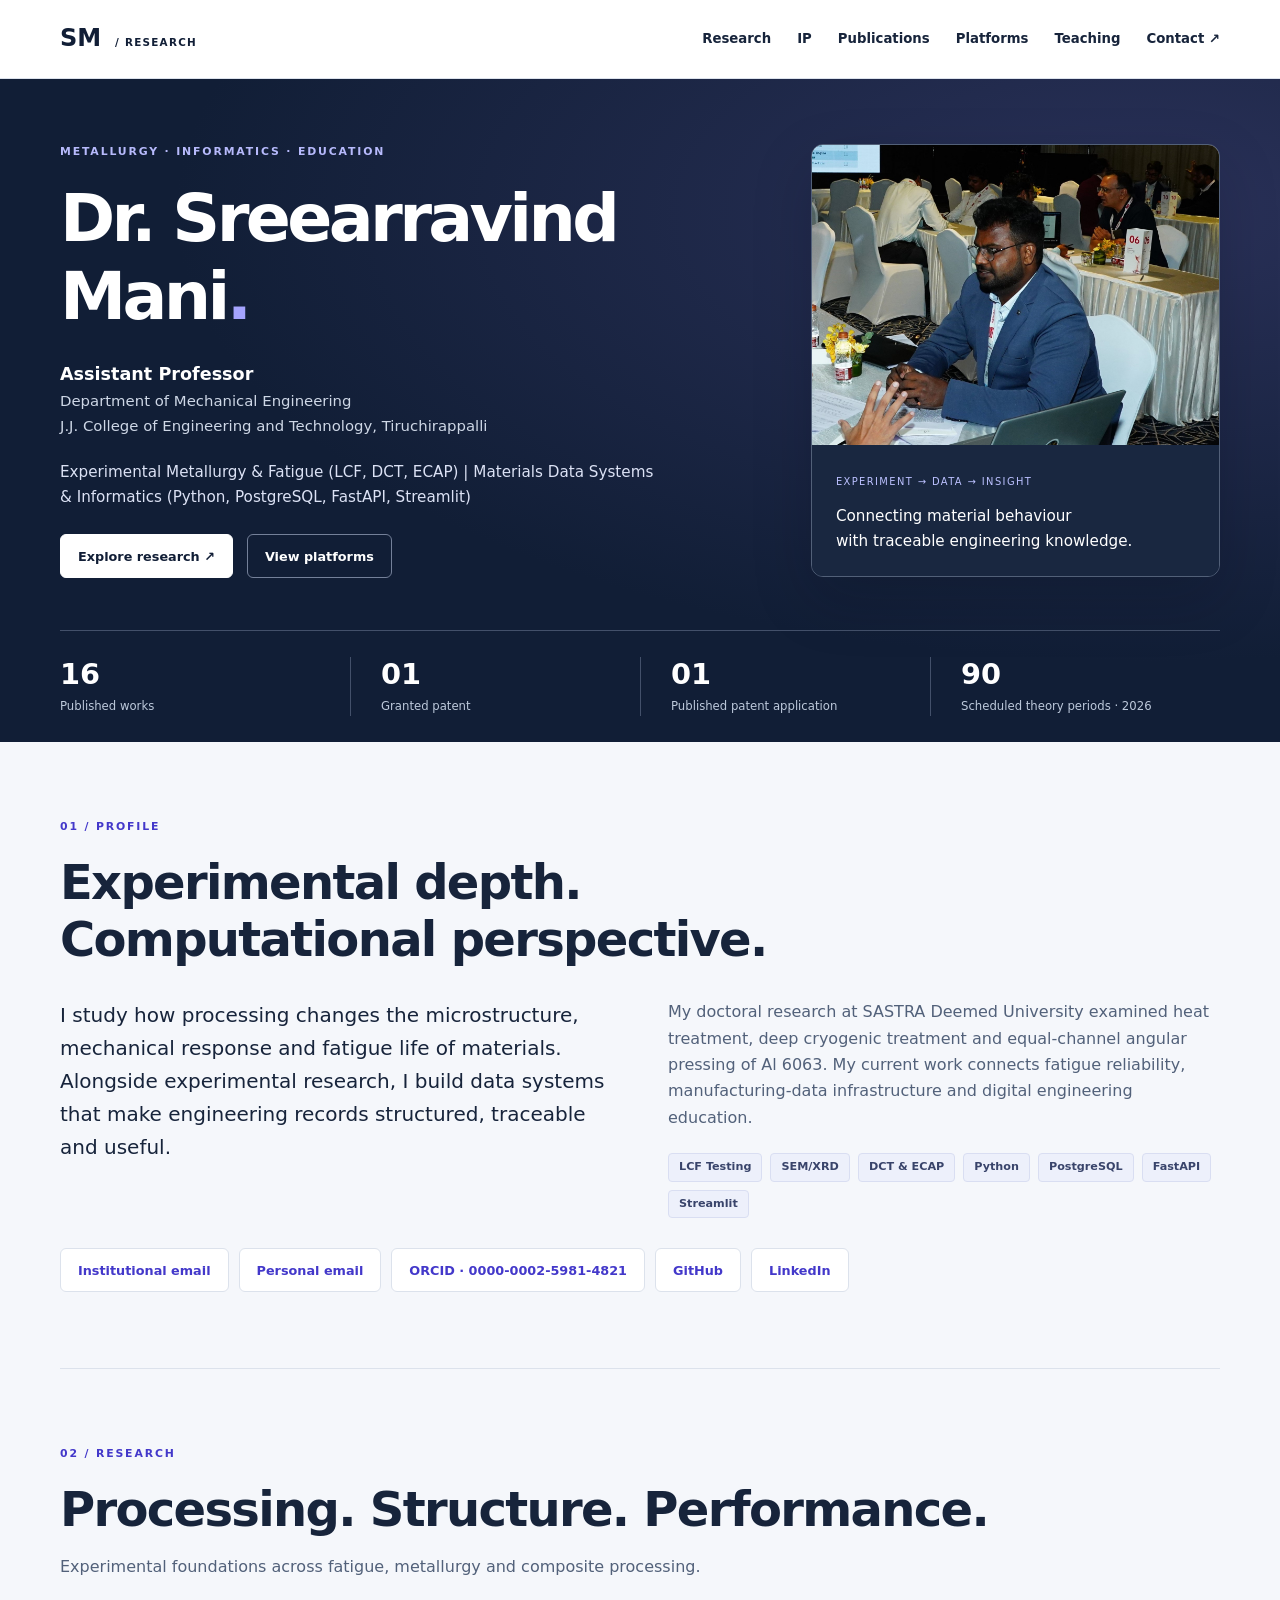
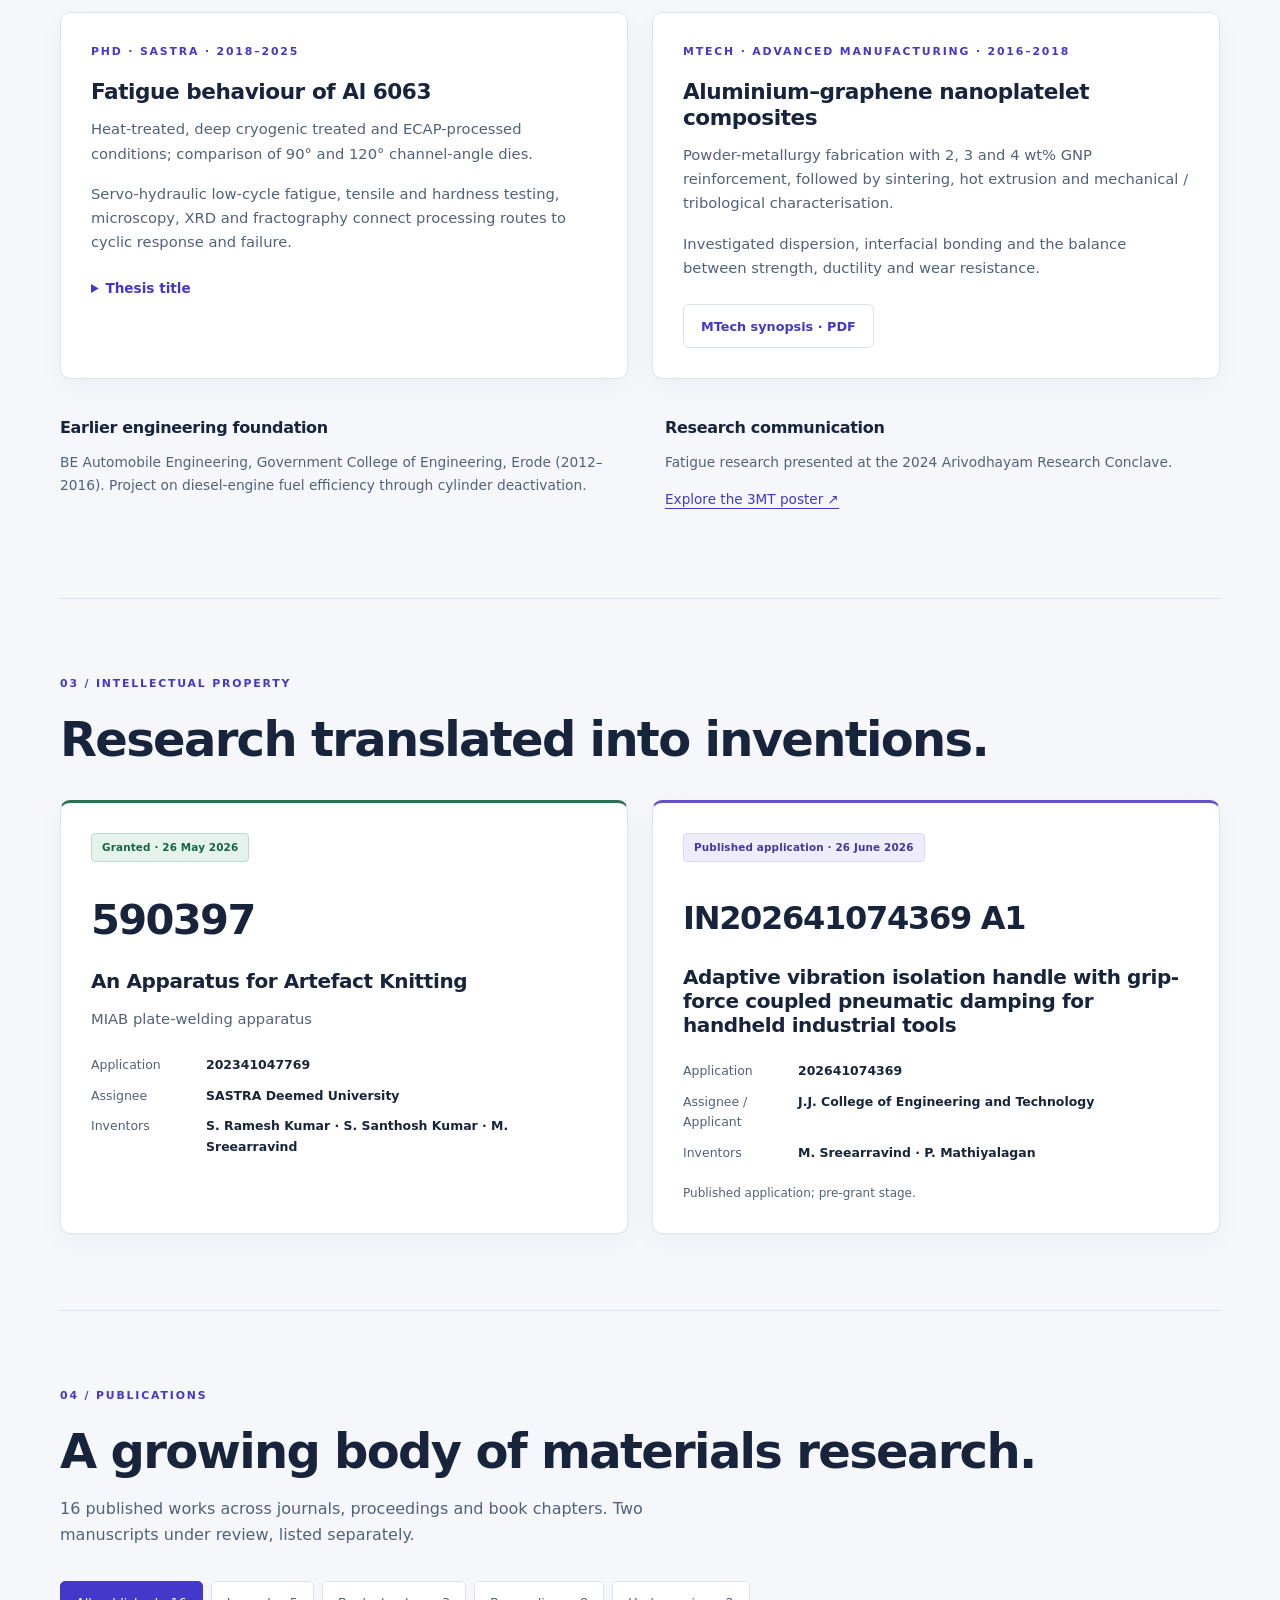
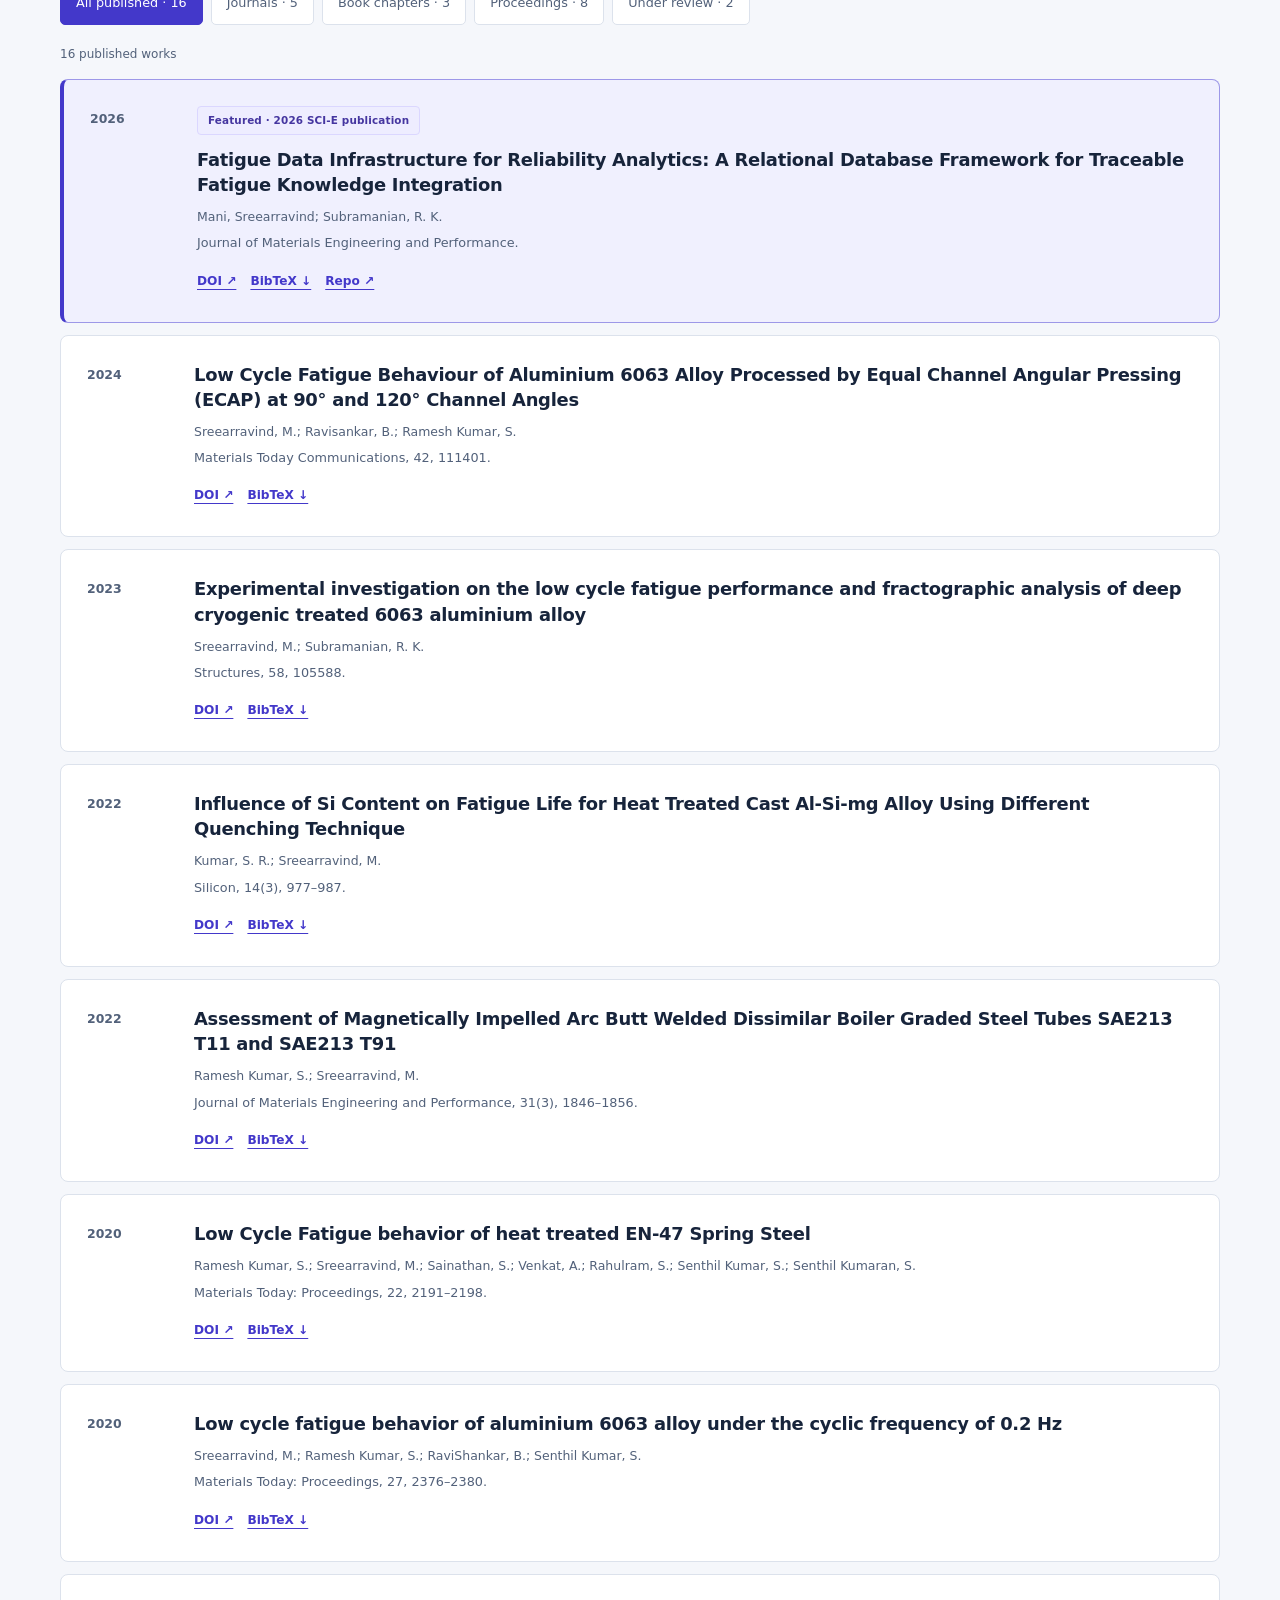
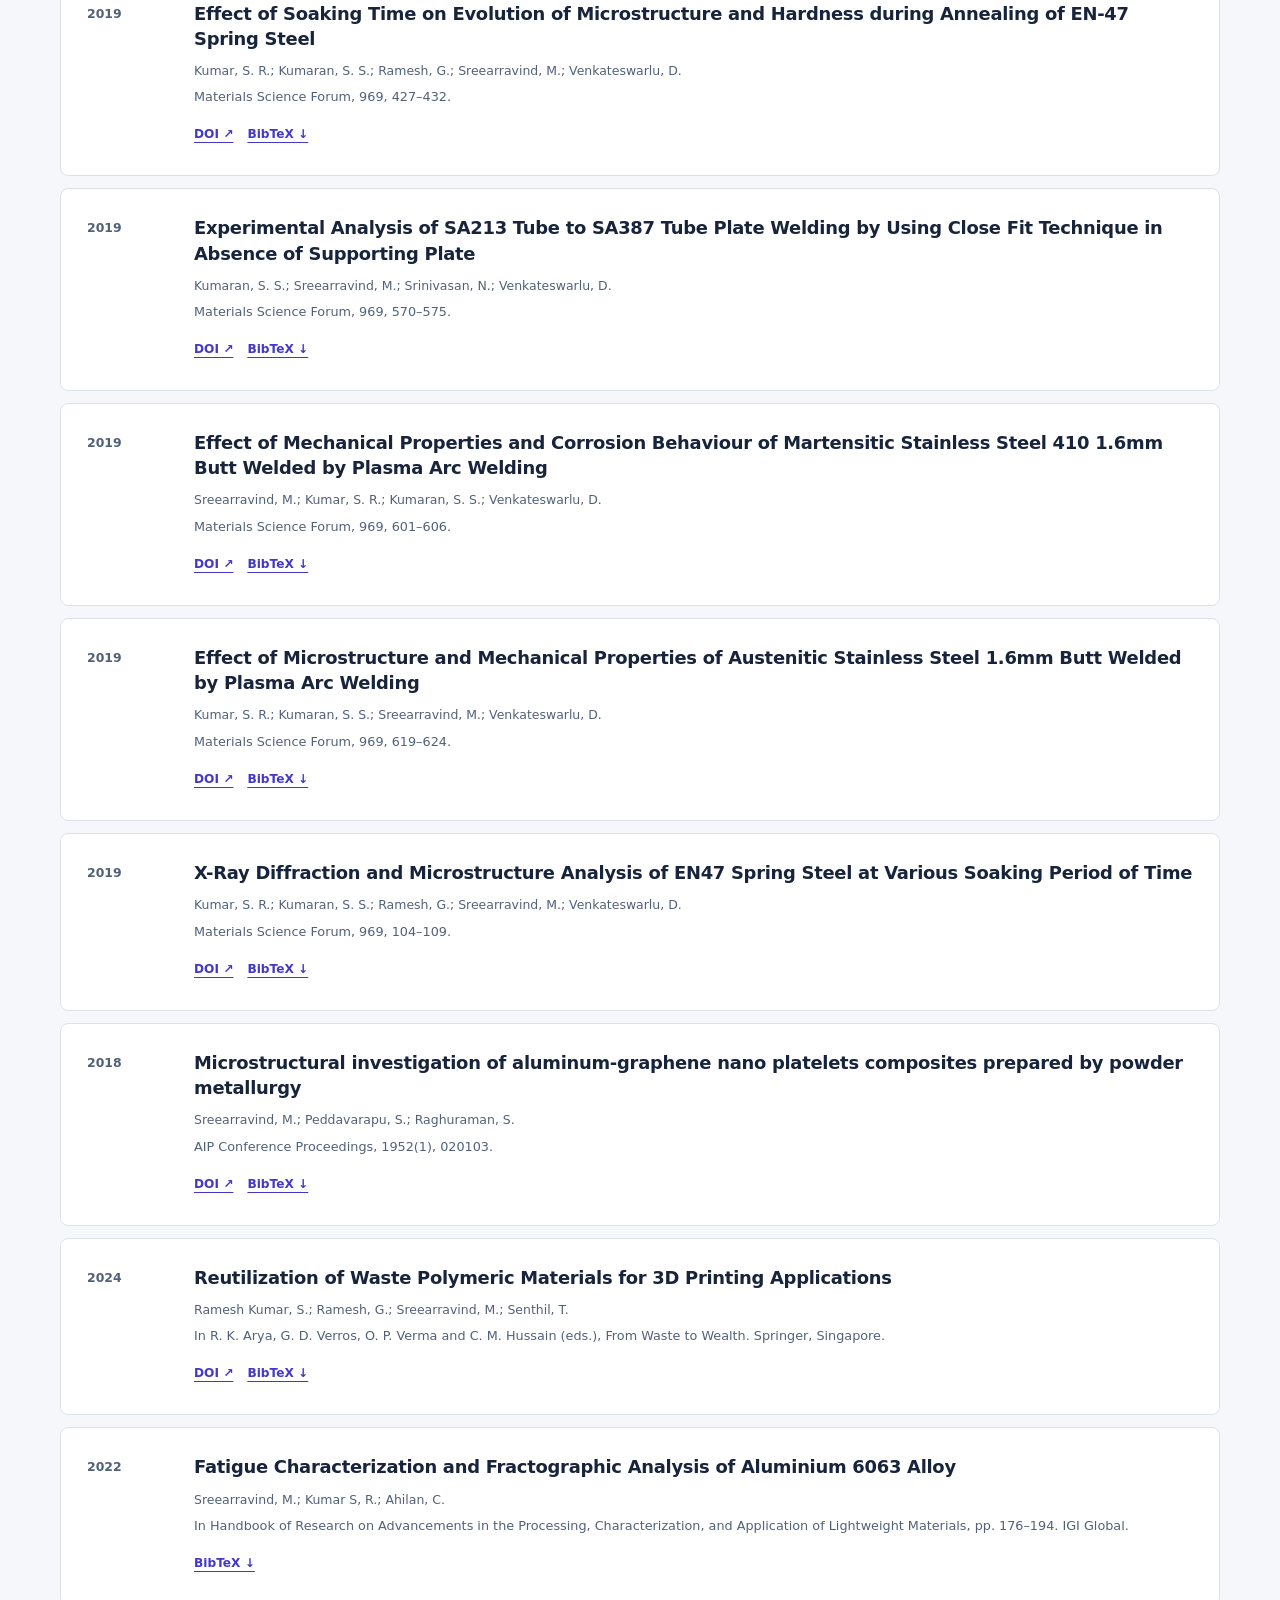
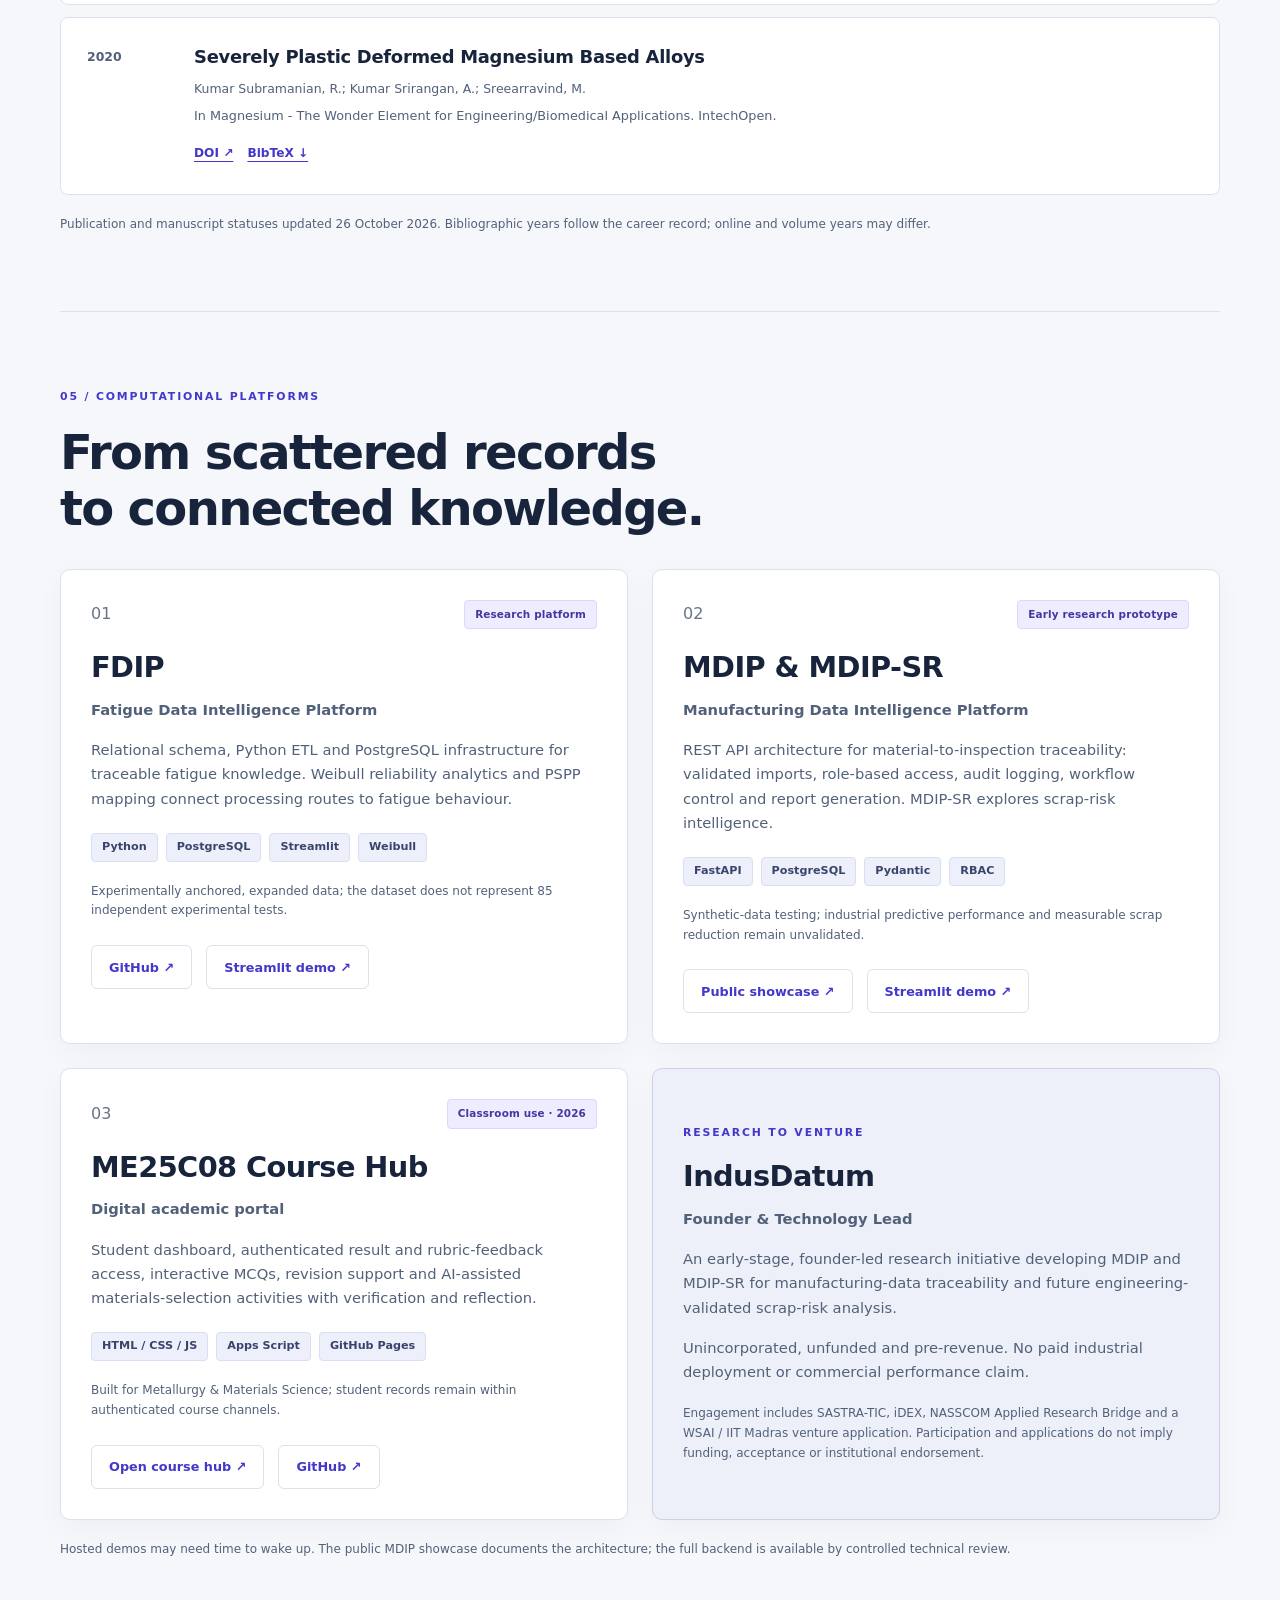
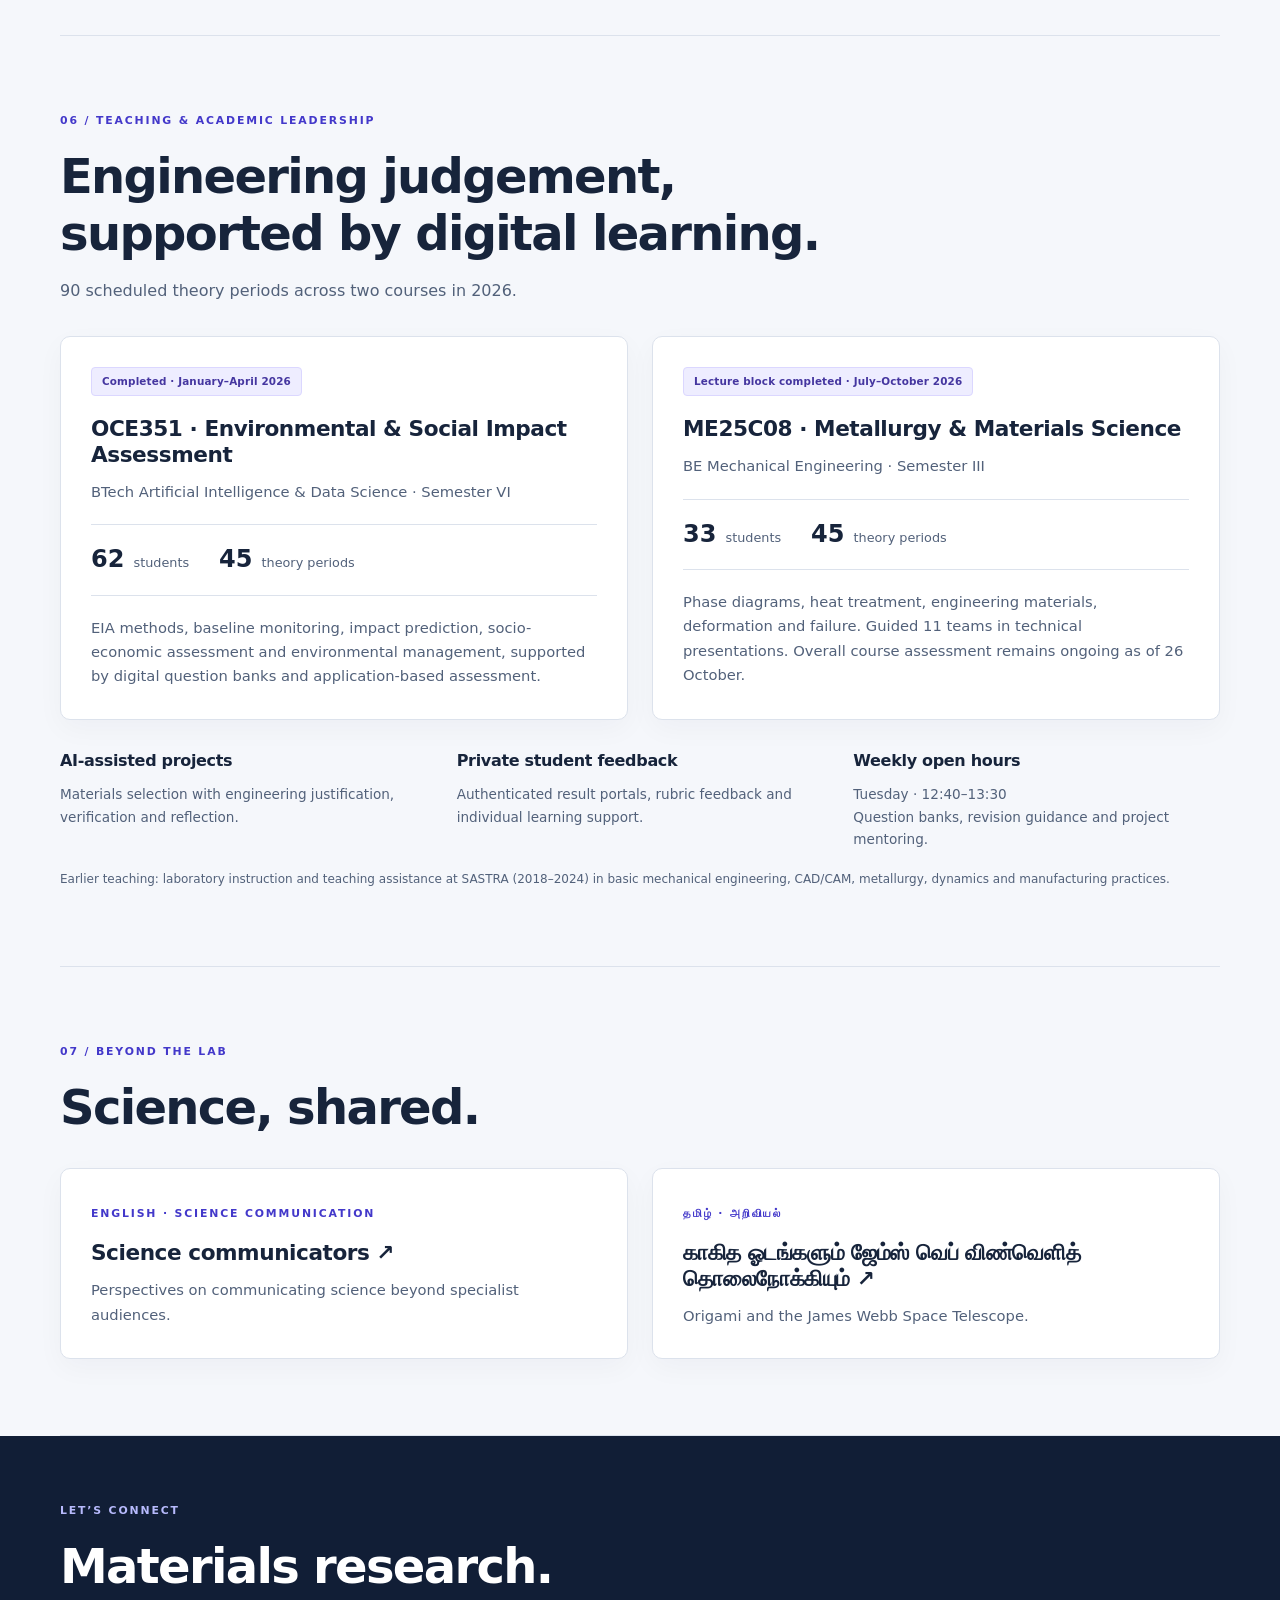
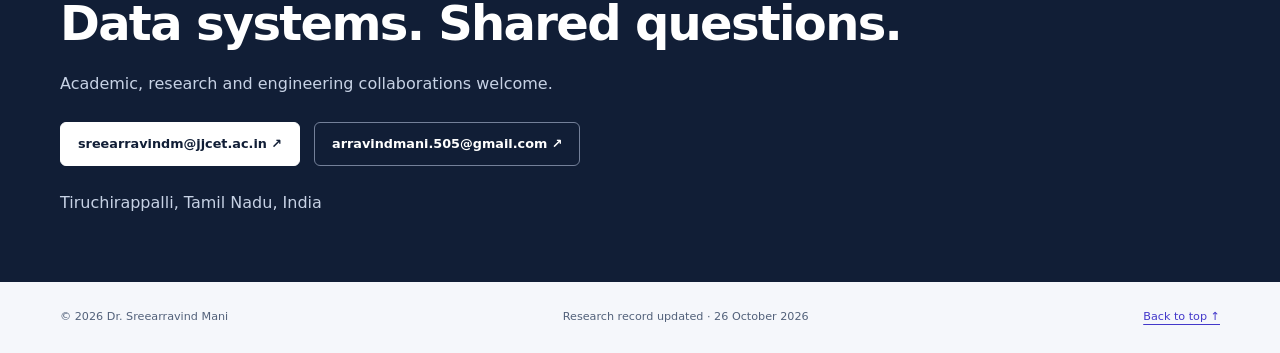
<file: index.html>
<!doctype html>
<html lang="en">
<head>
<meta charset="utf-8">
<meta name="viewport" content="width=device-width, initial-scale=1">
<title>Dr. Sreearravind Mani | Metallurgy & Materials Informatics</title>
<meta name="description" content="Academic and research portfolio of Dr. Sreearravind Mani: experimental metallurgy, fatigue, materials data systems, publications, patents and engineering education.">
<link rel="canonical" href="https://sreearravind.github.io/sreearravind-site/">
<meta property="og:title" content="Dr. Sreearravind Mani | Metallurgy & Materials Informatics">
<meta property="og:type" content="website">
<meta property="og:url" content="https://sreearravind.github.io/sreearravind-site/">
<meta property="og:description" content="From experimental metallurgy to traceable materials knowledge.">
<meta property="og:image" content="https://sreearravind.github.io/sreearravind-site/photo.jpg">
<meta name="theme-color" content="#111e36">
<link rel="stylesheet" href="styles.css">
<script src="script.js" defer>
</script>
<script type="application/ld+json">{"@context": "https://schema.org", "@type": "Person", "name": "Dr. Sreearravind Mani", "jobTitle": "Assistant Professor", "url": "https://sreearravind.github.io/sreearravind-site/", "worksFor": {"@type": "CollegeOrUniversity", "name": "J.J. College of Engineering and Technology"}, "sameAs": ["https://orcid.org/0000-0002-5981-4821", "https://github.com/sreearravind", "https://www.linkedin.com/in/sreearravind-m-ph-d-7079b472/"], "knowsAbout": ["Experimental metallurgy", "Low-cycle fatigue", "Materials informatics", "Manufacturing data systems"]}</script>
</head>
<body>
<a class="skip" href="#main">Skip to content</a>
<header class="site-header">
<nav class="wrap nav" aria-label="Main navigation">
<a class="brand" href="#home">SM<span> / RESEARCH</span>
</a>
<button class="menu-toggle" aria-controls="nav-links" aria-expanded="false" hidden>Menu</button>
<div id="nav-links">
<a href="#research">Research</a>
<a href="#patents">IP</a>
<a href="#publications">Publications</a>
<a href="#computational">Platforms</a>
<a href="#teaching">Teaching</a>
<a href="#contact">Contact ↗</a>
</div>
</nav>
</header>
<main id="main">
<section class="hero" id="home">
<div class="wrap hero-grid">
<div>
<p class="eyebrow">METALLURGY · INFORMATICS · EDUCATION</p>
<h1>Dr. Sreearravind<br>Mani<span class="dot">.</span>
</h1>
<p class="appointment">
<strong>Assistant Professor</strong>
<br>Department of Mechanical Engineering<br>J.J. College of Engineering and Technology, Tiruchirappalli</p>
<p class="tagline">Experimental Metallurgy &amp; Fatigue (LCF, DCT, ECAP) | Materials Data Systems &amp; Informatics (Python, PostgreSQL, FastAPI, Streamlit)</p>
<div class="actions">
<a class="button light" href="#publications">Explore research ↗</a>
<a class="button ghost" href="#computational">View platforms</a>
</div>
</div>
<aside class="profile">
<img src="photo.jpg" alt="Dr. Sreearravind Mani" width="320" height="360" fetchpriority="high">
<div class="profile-caption">
<span>EXPERIMENT → DATA → INSIGHT</span>
<p>Connecting material behaviour<br>with traceable engineering knowledge.</p>
</div>
</aside>
</div>
<div class="wrap stats">
<div>
<strong>16</strong>
<span>Published works</span>
</div>
<div>
<strong>01</strong>
<span>Granted patent</span>
</div>
<div>
<strong>01</strong>
<span>Published patent application</span>
</div>
<div>
<strong>90</strong>
<span>Scheduled theory periods · 2026</span>
</div>
</div>
</section>
<div class="wrap">
<section id="about" class="section">
<div class="section-heading">
<p class="eyebrow">01 / PROFILE</p>
<h2>Experimental depth.<br>Computational perspective.</h2>
</div>
<div class="about-grid">
<p class="intro">I study how processing changes the microstructure, mechanical response and fatigue life of materials. Alongside experimental research, I build data systems that make engineering records structured, traceable and useful.</p>
<div>
<p>My doctoral research at SASTRA Deemed University examined heat treatment, deep cryogenic treatment and equal-channel angular pressing of Al 6063. My current work connects fatigue reliability, manufacturing-data infrastructure and digital engineering education.</p>
<div class="tags">
<span>LCF Testing</span>
<span>SEM/XRD</span>
<span>DCT & ECAP</span>
<span>Python</span>
<span>PostgreSQL</span>
<span>FastAPI</span>
<span>Streamlit</span>
</div>
</div>
</div>
<div class="actions profile-links">
<a class="button secondary" href="mailto:sreearravindm@jjcet.ac.in">Institutional email</a>
<a class="button secondary" href="mailto:arravindmani.505@gmail.com">Personal email</a>
<a class="button secondary" href="https://orcid.org/0000-0002-5981-4821">ORCID · 0000-0002-5981-4821</a>
<a class="button secondary" href="https://github.com/sreearravind/">GitHub</a>
<a class="button secondary" href="https://www.linkedin.com/in/sreearravind-m-ph-d-7079b472/">LinkedIn</a>
</div>
</section>
<section id="research" class="section">
<div class="section-heading">
<p class="eyebrow">02 / RESEARCH</p>
<h2>Processing. Structure. Performance.</h2>
<p>Experimental foundations across fatigue, metallurgy and composite processing.</p>
</div>
<div class="grid two">
<article class="card">
<p class="eyebrow">PHD · SASTRA · 2018–2025</p>
<h3>Fatigue behaviour of Al 6063</h3>
<p>Heat-treated, deep cryogenic treated and ECAP-processed conditions; comparison of 90° and 120° channel-angle dies.</p>
<p>Servo-hydraulic low-cycle fatigue, tensile and hardness testing, microscopy, XRD and fractography connect processing routes to cyclic response and failure.</p>
<details>
<summary>Thesis title</summary>
<p>Fatigue Behaviour of Al 6063 alloy in Heat Treated, Deep Cryogenic Treated and Equal Channel Angular Pressing (ECAP) Processed Conditions</p>
<p>Supervisor: Dr. S. Ramesh Kumar</p>
</details>
</article>
<article class="card">
<p class="eyebrow">MTECH · ADVANCED MANUFACTURING · 2016–2018</p>
<h3>Aluminium–graphene nanoplatelet composites</h3>
<p>Powder-metallurgy fabrication with 2, 3 and 4 wt% GNP reinforcement, followed by sintering, hot extrusion and mechanical / tribological characterisation.</p>
<p>Investigated dispersion, interfacial bonding and the balance between strength, ductility and wear resistance.</p>
<div class="actions">
<a class="button secondary" href="MTech_Synopsis.pdf">MTech synopsis · PDF</a>
</div>
</article>
</div>
<div class="research-note">
<div>
<h3>Earlier engineering foundation</h3>
<p>BE Automobile Engineering, Government College of Engineering, Erode (2012–2016). Project on diesel-engine fuel efficiency through cylinder deactivation.</p>
</div>
<div>
<h3>Research communication</h3>
<p>Fatigue research presented at the 2024 Arivodhayam Research Conclave.</p>
<a href="3MT-poster.html">Explore the 3MT poster ↗</a>
</div>
</div>
</section>
<section id="patents" class="section">
<div class="section-heading">
<p class="eyebrow">03 / INTELLECTUAL PROPERTY</p>
<h2>Research translated into inventions.</h2>
</div>
<div class="grid two">
<article class="card patent granted">
<span class="status green">Granted · 26 May 2026</span>
<p class="patent-number">590397</p>
<h3>An Apparatus for Artefact Knitting</h3>
<p>MIAB plate-welding apparatus</p>
<dl>
<dt>Application</dt>
<dd>202341047769</dd>
<dt>Assignee</dt>
<dd>SASTRA Deemed University</dd>
<dt>Inventors</dt>
<dd>S. Ramesh Kumar · S. Santhosh Kumar · M. Sreearravind</dd>
</dl>
</article>
<article class="card patent">
<span class="status">Published application · 26 June 2026</span>
<p class="patent-number smaller">IN202641074369 A1</p>
<h3>Adaptive vibration isolation handle with grip-force coupled pneumatic damping for handheld industrial tools</h3>
<dl>
<dt>Application</dt>
<dd>202641074369</dd>
<dt>Assignee / Applicant</dt>
<dd>J.J. College of Engineering and Technology</dd>
<dt>Inventors</dt>
<dd>M. Sreearravind · P. Mathiyalagan</dd>
</dl>
<p class="fine">Published application; pre-grant stage.</p>
</article>
</div>
</section>
<section id="publications" class="section">
<div class="section-heading">
<p class="eyebrow">04 / PUBLICATIONS</p>
<h2>A growing body of materials research.</h2>
<p>16 published works across journals, proceedings and book chapters. Two manuscripts under review, listed separately.</p>
</div>
<div class="tabs" hidden aria-label="Publication categories">
<button data-category="all" class="active">All published · 16</button>
<button data-category="journals">Journals · 5</button>
<button data-category="chapters">Book chapters · 3</button>
<button data-category="proceedings">Proceedings · 8</button>
<button data-category="review">Under review · 2</button>
</div>
<p id="publication-count" class="fine" aria-live="polite">16 published works and 2 manuscripts</p>
<div id="publication-list" class="publication-list" tabindex="0">
<article class="publication featured" data-category="journals">
<div class="pub-year">2026</div>
<div>
<span class="status">Featured · 2026 SCI-E publication</span>
<h3>Fatigue Data Infrastructure for Reliability Analytics: A Relational Database Framework for Traceable Fatigue Knowledge Integration</h3>
<p class="authors">Mani, Sreearravind; Subramanian, R. K.</p>
<p class="venue">Journal of Materials Engineering and Performance.</p>
<div class="actions">
<a class="text-link" href="https://doi.org/10.1007/s11665-026-14593-5">DOI ↗</a>
<a class="text-link" href="citations/p01.bib" download>BibTeX ↓</a>
<a class="text-link" href="https://github.com/sreearravind/Fatigue-Data-Infrastructure-for-Reliability-Analytics">Repo ↗</a>
</div>
</div>
</article>
<article class="publication" data-category="journals">
<div class="pub-year">2024</div>
<div>
<h3>Low Cycle Fatigue Behaviour of Aluminium 6063 Alloy Processed by Equal Channel Angular Pressing (ECAP) at 90° and 120° Channel Angles</h3>
<p class="authors">Sreearravind, M.; Ravisankar, B.; Ramesh Kumar, S.</p>
<p class="venue">Materials Today Communications, 42, 111401.</p>
<div class="actions">
<a class="text-link" href="https://doi.org/10.1016/j.mtcomm.2024.111401">DOI ↗</a>
<a class="text-link" href="citations/p02.bib" download>BibTeX ↓</a>
</div>
</div>
</article>
<article class="publication" data-category="journals">
<div class="pub-year">2023</div>
<div>
<h3>Experimental investigation on the low cycle fatigue performance and fractographic analysis of deep cryogenic treated 6063 aluminium alloy</h3>
<p class="authors">Sreearravind, M.; Subramanian, R. K.</p>
<p class="venue">Structures, 58, 105588.</p>
<div class="actions">
<a class="text-link" href="https://doi.org/10.1016/j.istruc.2023.105588">DOI ↗</a>
<a class="text-link" href="citations/p03.bib" download>BibTeX ↓</a>
</div>
</div>
</article>
<article class="publication" data-category="journals">
<div class="pub-year">2022</div>
<div>
<h3>Influence of Si Content on Fatigue Life for Heat Treated Cast Al-Si-mg Alloy Using Different Quenching Technique</h3>
<p class="authors">Kumar, S. R.; Sreearravind, M.</p>
<p class="venue">Silicon, 14(3), 977–987.</p>
<div class="actions">
<a class="text-link" href="https://doi.org/10.1007/s12633-020-00874-8">DOI ↗</a>
<a class="text-link" href="citations/p04.bib" download>BibTeX ↓</a>
</div>
</div>
</article>
<article class="publication" data-category="journals">
<div class="pub-year">2022</div>
<div>
<h3>Assessment of Magnetically Impelled Arc Butt Welded Dissimilar Boiler Graded Steel Tubes SAE213 T11 and SAE213 T91</h3>
<p class="authors">Ramesh Kumar, S.; Sreearravind, M.</p>
<p class="venue">Journal of Materials Engineering and Performance, 31(3), 1846–1856.</p>
<div class="actions">
<a class="text-link" href="https://doi.org/10.1007/s11665-021-06343-6">DOI ↗</a>
<a class="text-link" href="citations/p05.bib" download>BibTeX ↓</a>
</div>
</div>
</article>
<article class="publication" data-category="proceedings">
<div class="pub-year">2020</div>
<div>
<h3>Low Cycle Fatigue behavior of heat treated EN-47 Spring Steel</h3>
<p class="authors">Ramesh Kumar, S.; Sreearravind, M.; Sainathan, S.; Venkat, A.; Rahulram, S.; Senthil Kumar, S.; Senthil Kumaran, S.</p>
<p class="venue">Materials Today: Proceedings, 22, 2191–2198.</p>
<div class="actions">
<a class="text-link" href="https://doi.org/10.1016/j.matpr.2020.03.299">DOI ↗</a>
<a class="text-link" href="citations/p06.bib" download>BibTeX ↓</a>
</div>
</div>
</article>
<article class="publication" data-category="proceedings">
<div class="pub-year">2020</div>
<div>
<h3>Low cycle fatigue behavior of aluminium 6063 alloy under the cyclic frequency of 0.2 Hz</h3>
<p class="authors">Sreearravind, M.; Ramesh Kumar, S.; RaviShankar, B.; Senthil Kumar, S.</p>
<p class="venue">Materials Today: Proceedings, 27, 2376–2380.</p>
<div class="actions">
<a class="text-link" href="https://doi.org/10.1016/j.matpr.2019.09.133">DOI ↗</a>
<a class="text-link" href="citations/p07.bib" download>BibTeX ↓</a>
</div>
</div>
</article>
<article class="publication" data-category="proceedings">
<div class="pub-year">2019</div>
<div>
<h3>Effect of Soaking Time on Evolution of Microstructure and Hardness during Annealing of EN-47 Spring Steel</h3>
<p class="authors">Kumar, S. R.; Kumaran, S. S.; Ramesh, G.; Sreearravind, M.; Venkateswarlu, D.</p>
<p class="venue">Materials Science Forum, 969, 427–432.</p>
<div class="actions">
<a class="text-link" href="https://doi.org/10.4028/www.scientific.net/MSF.969.427">DOI ↗</a>
<a class="text-link" href="citations/p08.bib" download>BibTeX ↓</a>
</div>
</div>
</article>
<article class="publication" data-category="proceedings">
<div class="pub-year">2019</div>
<div>
<h3>Experimental Analysis of SA213 Tube to SA387 Tube Plate Welding by Using Close Fit Technique in Absence of Supporting Plate</h3>
<p class="authors">Kumaran, S. S.; Sreearravind, M.; Srinivasan, N.; Venkateswarlu, D.</p>
<p class="venue">Materials Science Forum, 969, 570–575.</p>
<div class="actions">
<a class="text-link" href="https://doi.org/10.4028/www.scientific.net/MSF.969.570">DOI ↗</a>
<a class="text-link" href="citations/p09.bib" download>BibTeX ↓</a>
</div>
</div>
</article>
<article class="publication" data-category="proceedings">
<div class="pub-year">2019</div>
<div>
<h3>Effect of Mechanical Properties and Corrosion Behaviour of Martensitic Stainless Steel 410 1.6mm Butt Welded by Plasma Arc Welding</h3>
<p class="authors">Sreearravind, M.; Kumar, S. R.; Kumaran, S. S.; Venkateswarlu, D.</p>
<p class="venue">Materials Science Forum, 969, 601–606.</p>
<div class="actions">
<a class="text-link" href="https://doi.org/10.4028/www.scientific.net/MSF.969.601">DOI ↗</a>
<a class="text-link" href="citations/p10.bib" download>BibTeX ↓</a>
</div>
</div>
</article>
<article class="publication" data-category="proceedings">
<div class="pub-year">2019</div>
<div>
<h3>Effect of Microstructure and Mechanical Properties of Austenitic Stainless Steel 1.6mm Butt Welded by Plasma Arc Welding</h3>
<p class="authors">Kumar, S. R.; Kumaran, S. S.; Sreearravind, M.; Venkateswarlu, D.</p>
<p class="venue">Materials Science Forum, 969, 619–624.</p>
<div class="actions">
<a class="text-link" href="https://doi.org/10.4028/www.scientific.net/MSF.969.619">DOI ↗</a>
<a class="text-link" href="citations/p11.bib" download>BibTeX ↓</a>
</div>
</div>
</article>
<article class="publication" data-category="proceedings">
<div class="pub-year">2019</div>
<div>
<h3>X-Ray Diffraction and Microstructure Analysis of EN47 Spring Steel at Various Soaking Period of Time</h3>
<p class="authors">Kumar, S. R.; Kumaran, S. S.; Ramesh, G.; Sreearravind, M.; Venkateswarlu, D.</p>
<p class="venue">Materials Science Forum, 969, 104–109.</p>
<div class="actions">
<a class="text-link" href="https://doi.org/10.4028/www.scientific.net/MSF.969.104">DOI ↗</a>
<a class="text-link" href="citations/p12.bib" download>BibTeX ↓</a>
</div>
</div>
</article>
<article class="publication" data-category="proceedings">
<div class="pub-year">2018</div>
<div>
<h3>Microstructural investigation of aluminum-graphene nano platelets composites prepared by powder metallurgy</h3>
<p class="authors">Sreearravind, M.; Peddavarapu, S.; Raghuraman, S.</p>
<p class="venue">AIP Conference Proceedings, 1952(1), 020103.</p>
<div class="actions">
<a class="text-link" href="https://doi.org/10.1063/1.5032065">DOI ↗</a>
<a class="text-link" href="citations/p13.bib" download>BibTeX ↓</a>
</div>
</div>
</article>
<article class="publication" data-category="chapters">
<div class="pub-year">2024</div>
<div>
<h3>Reutilization of Waste Polymeric Materials for 3D Printing Applications</h3>
<p class="authors">Ramesh Kumar, S.; Ramesh, G.; Sreearravind, M.; Senthil, T.</p>
<p class="venue">In R. K. Arya, G. D. Verros, O. P. Verma and C. M. Hussain (eds.), From Waste to Wealth. Springer, Singapore.</p>
<div class="actions">
<a class="text-link" href="https://doi.org/10.1007/978-981-99-7552-5_54">DOI ↗</a>
<a class="text-link" href="citations/p14.bib" download>BibTeX ↓</a>
</div>
</div>
</article>
<article class="publication" data-category="chapters">
<div class="pub-year">2022</div>
<div>
<h3>Fatigue Characterization and Fractographic Analysis of Aluminium 6063 Alloy</h3>
<p class="authors">Sreearravind, M.; Kumar S, R.; Ahilan, C.</p>
<p class="venue">In Handbook of Research on Advancements in the Processing, Characterization, and Application of Lightweight Materials, pp. 176–194. IGI Global.</p>
<div class="actions">
<a class="text-link" href="citations/p15.bib" download>BibTeX ↓</a>
</div>
</div>
</article>
<article class="publication" data-category="chapters">
<div class="pub-year">2020</div>
<div>
<h3>Severely Plastic Deformed Magnesium Based Alloys</h3>
<p class="authors">Kumar Subramanian, R.; Kumar Srirangan, A.; Sreearravind, M.</p>
<p class="venue">In Magnesium - The Wonder Element for Engineering/Biomedical Applications. IntechOpen.</p>
<div class="actions">
<a class="text-link" href="https://doi.org/10.5772/intechopen.88778">DOI ↗</a>
<a class="text-link" href="citations/p16.bib" download>BibTeX ↓</a>
</div>
</div>
</article>
<article class="publication" data-category="review">
<div class="pub-year">In review</div>
<div>
<span class="status">Manuscript · not yet accepted</span>
<h3>Porosity-Controlled Fatigue Life Prediction in LPBF Aluminium Alloys: A Review and Physics-Informed Data-Driven Framework</h3>
<p>Sreearravind Mani</p>
<p class="venue">Journal of Materials Engineering and Performance · JMEP-26-07-50577</p>
</div>
</article>
<article class="publication" data-category="review">
<div class="pub-year">In review</div>
<div>
<span class="status">Manuscript · not yet accepted</span>
<h3>Al–GNP powder metallurgy composites</h3>
<p>Microstructural and mechanical characterisation of graphene nanoplatelet reinforced aluminium matrix composites.</p>
<p class="fine">Research topic shown; final submitted title pending confirmation.</p>
</div>
</article>
</div>
<p class="fine">Publication and manuscript statuses updated 26 October 2026. Bibliographic years follow the career record; online and volume years may differ.</p>
</section>
<section id="computational" class="section">
<div class="section-heading">
<p class="eyebrow">05 / COMPUTATIONAL PLATFORMS</p>
<h2>From scattered records<br>to connected knowledge.</h2>
</div>
<div class="grid two">
<article class="card project">
<div class="project-top">
<span class="project-number">01</span>
<span class="status">Research platform</span>
</div>
<h3>FDIP</h3>
<p class="project-sub">Fatigue Data Intelligence Platform</p>
<p>Relational schema, Python ETL and PostgreSQL infrastructure for traceable fatigue knowledge. Weibull reliability analytics and PSPP mapping connect processing routes to fatigue behaviour.</p>
<div class="tags">
<span>Python</span>
<span>PostgreSQL</span>
<span>Streamlit</span>
<span>Weibull</span>
</div>
<p class="fine">Experimentally anchored, expanded data; the dataset does not represent 85 independent experimental tests.</p>
<div class="actions">
<a class="button secondary" href="https://github.com/sreearravind/Fatigue-Data-Infrastructure-for-Reliability-Analytics">GitHub ↗</a>
<a class="button secondary" href="https://fatiguedbms-feo394nhh75ex5cfn6ua4t.streamlit.app/">Streamlit demo ↗</a>
</div>
</article>
<article class="card project">
<div class="project-top">
<span class="project-number">02</span>
<span class="status">Early research prototype</span>
</div>
<h3>MDIP & MDIP-SR</h3>
<p class="project-sub">Manufacturing Data Intelligence Platform</p>
<p>REST API architecture for material-to-inspection traceability: validated imports, role-based access, audit logging, workflow control and report generation. MDIP-SR explores scrap-risk intelligence.</p>
<div class="tags">
<span>FastAPI</span>
<span>PostgreSQL</span>
<span>Pydantic</span>
<span>RBAC</span>
</div>
<p class="fine">Synthetic-data testing; industrial predictive performance and measurable scrap reduction remain unvalidated.</p>
<div class="actions">
<a class="button secondary" href="https://github.com/sreearravind/MDIP-Research-Showcase">Public showcase ↗</a>
<a class="button secondary" href="https://mdipv10-fhp7vphy3y29eoypp8papppp.streamlit.app/">Streamlit demo ↗</a>
</div>
</article>
<article class="card project">
<div class="project-top">
<span class="project-number">03</span>
<span class="status">Classroom use · 2026</span>
</div>
<h3>ME25C08 Course Hub</h3>
<p class="project-sub">Digital academic portal</p>
<p>Student dashboard, authenticated result and rubric-feedback access, interactive MCQs, revision support and AI-assisted materials-selection activities with verification and reflection.</p>
<div class="tags">
<span>HTML / CSS / JS</span>
<span>Apps Script</span>
<span>GitHub Pages</span>
</div>
<p class="fine">Built for Metallurgy & Materials Science; student records remain within authenticated course channels.</p>
<div class="actions">
<a class="button secondary" href="https://sreearravind.github.io/ME25C08-Materials-Selection-Submission/">Open course hub ↗</a>
<a class="button secondary" href="https://github.com/sreearravind/ME25C08-Materials-Selection-Submission">GitHub ↗</a>
</div>
</article>
<article class="card initiative">
<p class="eyebrow">RESEARCH TO VENTURE</p>
<h3>IndusDatum</h3>
<p class="project-sub">Founder &amp; Technology Lead</p>
<p>An early-stage, founder-led research initiative developing MDIP and MDIP-SR for manufacturing-data traceability and future engineering-validated scrap-risk analysis.</p>
<p>Unincorporated, unfunded and pre-revenue. No paid industrial deployment or commercial performance claim.</p>
<p class="fine">Engagement includes SASTRA-TIC, iDEX, NASSCOM Applied Research Bridge and a WSAI / IIT Madras venture application. Participation and applications do not imply funding, acceptance or institutional endorsement.</p>
</article>
</div>
<p class="fine">Hosted demos may need time to wake up. The public MDIP showcase documents the architecture; the full backend is available by controlled technical review.</p>
</section>
<section id="teaching" class="section">
<div class="section-heading">
<p class="eyebrow">06 / TEACHING &amp; ACADEMIC LEADERSHIP</p>
<h2>Engineering judgement,<br>supported by digital learning.</h2>
<p>90 scheduled theory periods across two courses in 2026.</p>
</div>
<div class="grid two">
<article class="card">
<span class="status">Completed · January–April 2026</span>
<h3>OCE351 · Environmental &amp; Social Impact Assessment</h3>
<p>BTech Artificial Intelligence &amp; Data Science · Semester VI</p>
<div class="course-numbers">
<span>
<strong>62</strong> students</span>
<span>
<strong>45</strong> theory periods</span>
</div>
<p>EIA methods, baseline monitoring, impact prediction, socio-economic assessment and environmental management, supported by digital question banks and application-based assessment.</p>
</article>
<article class="card">
<span class="status">Lecture block completed · July–October 2026</span>
<h3>ME25C08 · Metallurgy &amp; Materials Science</h3>
<p>BE Mechanical Engineering · Semester III</p>
<div class="course-numbers">
<span>
<strong>33</strong> students</span>
<span>
<strong>45</strong> theory periods</span>
</div>
<p>Phase diagrams, heat treatment, engineering materials, deformation and failure. Guided 11 teams in technical presentations. Overall course assessment remains ongoing as of 26 October.</p>
</article>
</div>
<div class="teaching-strip">
<div>
<h3>AI-assisted projects</h3>
<p>Materials selection with engineering justification, verification and reflection.</p>
</div>
<div>
<h3>Private student feedback</h3>
<p>Authenticated result portals, rubric feedback and individual learning support.</p>
</div>
<div>
<h3>Weekly open hours</h3>
<p>Tuesday · 12:40–13:30<br>Question banks, revision guidance and project mentoring.</p>
</div>
</div>
<p class="fine">Earlier teaching: laboratory instruction and teaching assistance at SASTRA (2018–2024) in basic mechanical engineering, CAD/CAM, metallurgy, dynamics and manufacturing practices.</p>
</section>
<section id="writings" class="section">
<div class="section-heading">
<p class="eyebrow">07 / BEYOND THE LAB</p>
<h2>Science, shared.</h2>
</div>
<div class="grid two">
<a class="card writing-link" href="science-communicators.html">
<span class="eyebrow">ENGLISH · SCIENCE COMMUNICATION</span>
<h3>Science communicators ↗</h3>
<p>Perspectives on communicating science beyond specialist audiences.</p>
</a>
<a class="card writing-link" href="origami-jwst-tamil.html">
<span class="eyebrow">தமிழ் · அறிவியல்</span>
<h3 lang="ta">காகித ஓடங்களும் ஜேம்ஸ் வெப் விண்வெளித் தொலைநோக்கியும் ↗</h3>
<p>Origami and the James Webb Space Telescope.</p>
</a>
</div>
</section>
</div>
<section id="contact" class="contact">
<div class="wrap">
<p class="eyebrow">LET’S CONNECT</p>
<h2>Materials research.<br>Data systems. Shared questions.</h2>
<p>Academic, research and engineering collaborations welcome.</p>
<div class="actions">
<a class="button light" href="mailto:sreearravindm@jjcet.ac.in">sreearravindm@jjcet.ac.in ↗</a>
<a class="button ghost" href="mailto:arravindmani.505@gmail.com">arravindmani.505@gmail.com ↗</a>
</div>
<p>Tiruchirappalli, Tamil Nadu, India</p>
</div>
</section>
</main>
<footer class="wrap">
<span>© 2026 Dr. Sreearravind Mani</span>
<span>Research record updated · 26 October 2026</span>
<a href="#home">Back to top ↑</a>
</footer>
</body>
</html>
</file>
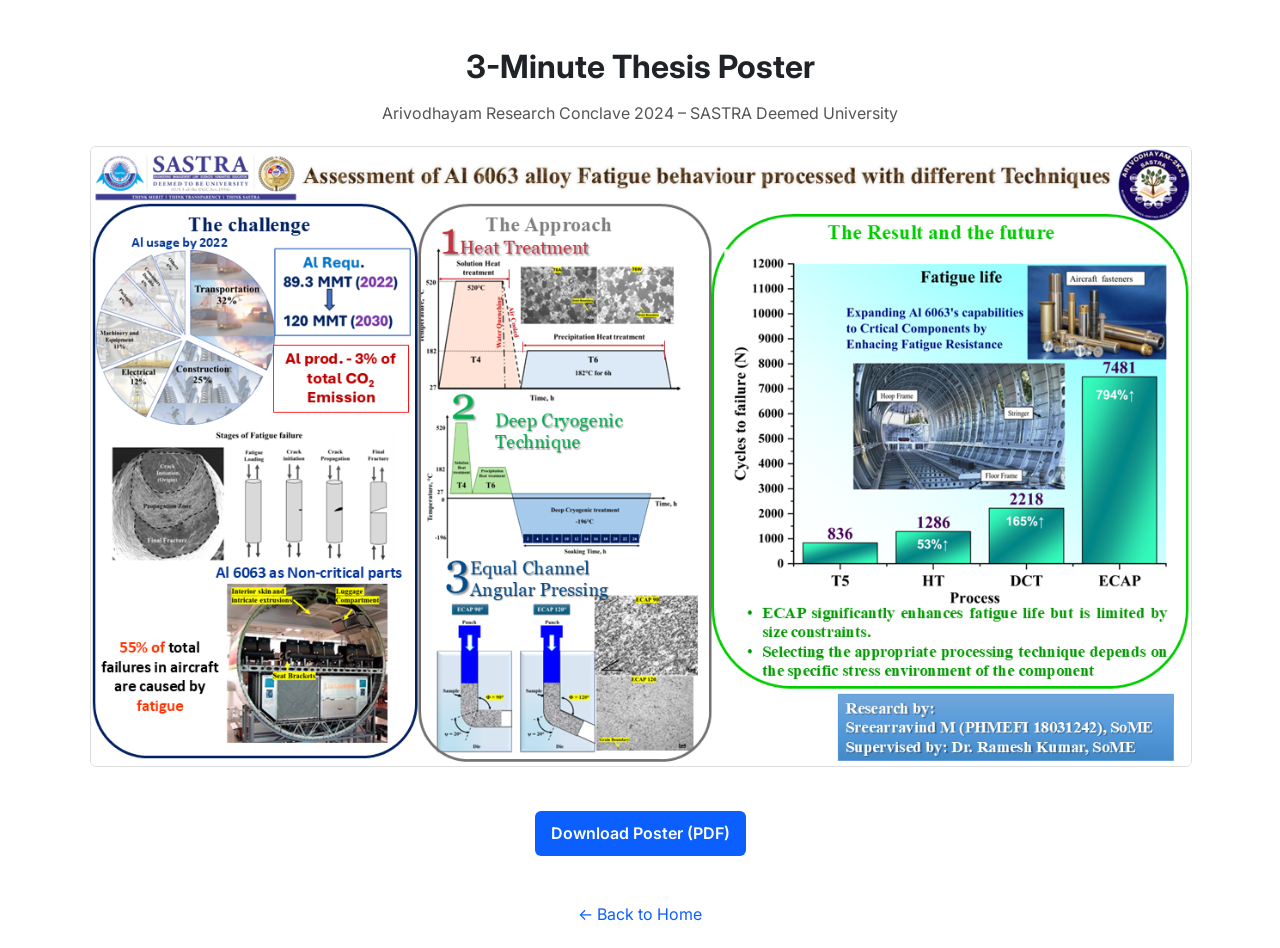
<file: 3MT-poster.html>
<!doctype html>
<html lang="en">
<head>
  <meta charset="utf-8">
  <title>3MT Poster – Sreearravind M</title>
  <meta name="viewport" content="width=device-width, initial-scale=1">
  <link rel="stylesheet"
        href="https://fonts.googleapis.com/css2?family=Inter:wght@400;600;800&display=swap">

  <style>
    body {
      font-family: Inter, sans-serif;
      margin: 0;
      padding: 0;
      background: #ffffff;
      color: #1f2328;
      line-height: 1.6;
    }
    .wrap {
      max-width: 1100px;
      margin: 0 auto;
      padding: 20px;
      text-align: center;
    }
    h1 {
      font-size: 2rem;
      margin-bottom: 0.5rem;
    }
    .sub {
      color: #555;
      margin-bottom: 20px;
    }
    img {
      max-width: 100%;
      height: auto;
      border: 1px solid #ddd;
      border-radius: 6px;
    }
    .btn {
      display: inline-block;
      margin-top: 20px;
      padding: 10px 16px;
      background: #0b5fff;
      color: #fff;
      border-radius: 6px;
      text-decoration: none;
      font-weight: 600;
    }
    .btn:hover {
      opacity: 0.85;
    }
    .back {
      display: inline-block;
      margin-top: 30px;
      color: #0b5fff;
      text-decoration: none;
    }
  </style>
</head>

<body>
  <div class="wrap">
    <h1>3-Minute Thesis Poster</h1>
    <div class="sub">Arivodhayam Research Conclave 2024 – SASTRA Deemed University</div>

    <!-- Poster image -->
    <img src="3MT_Sree_Final.png" alt="3MT Poster">

    <!-- Download button -->
    <p>
      <a class="btn" href="3MT_Sree_Final.pdf" target="_blank" rel="noopener">
        Download Poster (PDF)
      </a>
    </p>

    <!-- Back link -->
    <a class="back" href="index.html">← Back to Home</a>
  </div>
</body>
</html>
</file>
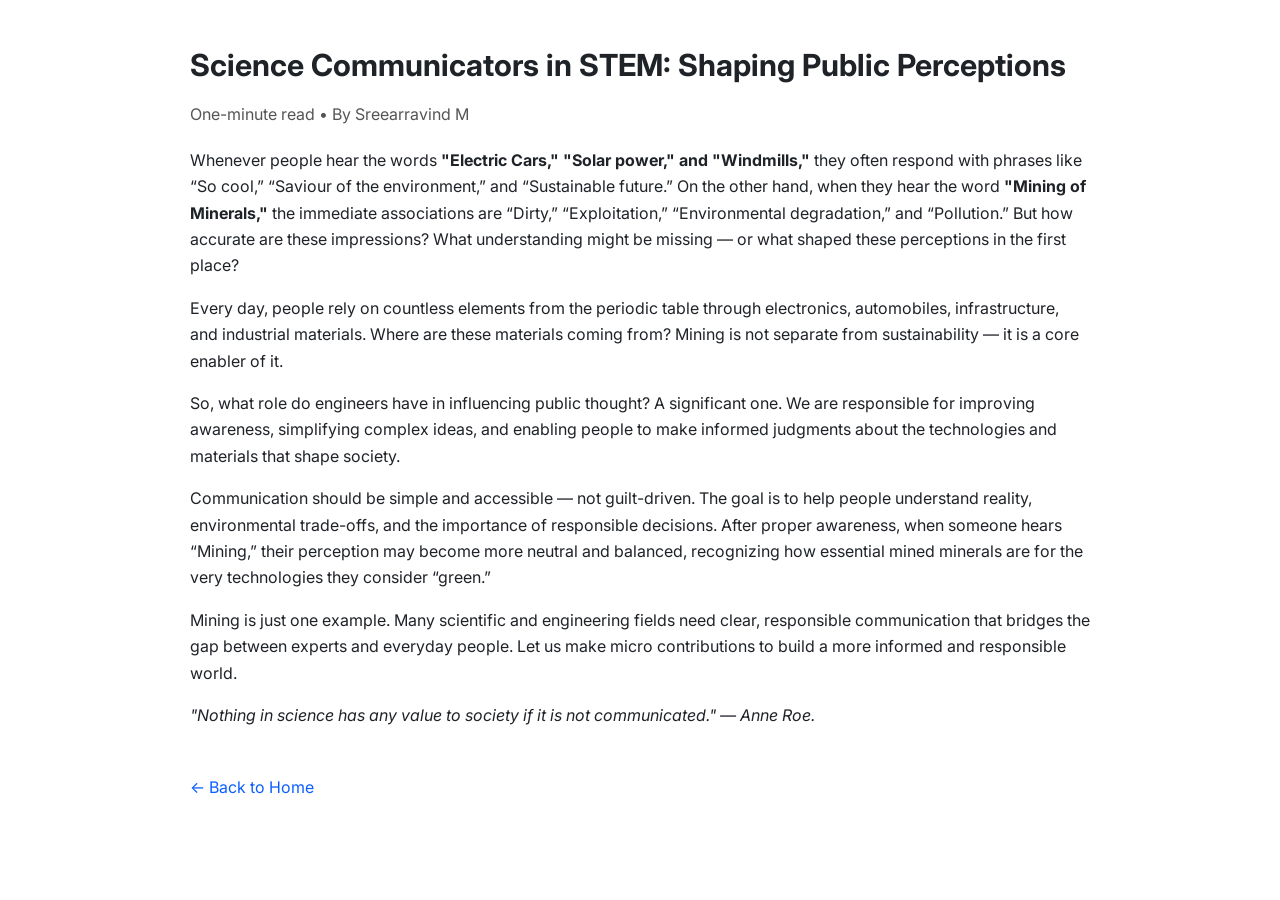
<file: science-communicators.html>
<!doctype html>
<html lang="en">
<head>
  <meta charset="utf-8">
  <title>Science Communicators in STEM: Shaping Public Perceptions</title>
  <meta name="viewport" content="width=device-width, initial-scale=1">
  <link rel="stylesheet"
        href="https://fonts.googleapis.com/css2?family=Inter:wght@400;600;800&display=swap">
  <style>
    body{
      font-family:Inter,system-ui,Segoe UI,Roboto,Arial,sans-serif;
      margin:0;padding:0;line-height:1.65;
      background:#ffffff;color:#1f2328;
    }
    .wrap{max-width:900px;margin:0 auto;padding:20px}
    h1{font-size:1.9rem;margin-bottom:10px}
    .meta{color:#555;margin-bottom:20px}
    a{color:#0b5fff;text-decoration:none}
    a:hover{text-decoration:underline}
    .back{margin-top:30px;display:inline-block}
  </style>
</head>

<body>
<div class="wrap">

<h1>Science Communicators in STEM: Shaping Public Perceptions</h1>
<div class="meta">One-minute read • By Sreearravind M</div>

<p>
Whenever people hear the words <strong>"Electric Cars," "Solar power," and "Windmills,"</strong>
they often respond with phrases like “So cool,” “Saviour of the environment,” and “Sustainable future.”
On the other hand, when they hear the word <strong>"Mining of Minerals,"</strong> the immediate associations are
“Dirty,” “Exploitation,” “Environmental degradation,” and “Pollution.”
But how accurate are these impressions?
What understanding might be missing — or what shaped these perceptions in the first place?
</p>

<p>
Every day, people rely on countless elements from the periodic table through electronics,
automobiles, infrastructure, and industrial materials. Where are these materials coming from?
Mining is not separate from sustainability — it is a core enabler of it.
</p>

<p>
So, what role do engineers have in influencing public thought?
A significant one. We are responsible for improving awareness, simplifying complex ideas,
and enabling people to make informed judgments about the technologies and materials that shape society.
</p>

<p>
Communication should be simple and accessible — not guilt-driven.
The goal is to help people understand reality, environmental trade-offs, and the
importance of responsible decisions. After proper awareness, when someone hears “Mining,”
their perception may become more neutral and balanced, recognizing how essential
mined minerals are for the very technologies they consider “green.”
</p>

<p>
Mining is just one example. Many scientific and engineering fields need clear,
responsible communication that bridges the gap between experts and everyday people.
Let us make micro contributions to build a more informed and responsible world.
</p>

<p><em>"Nothing in science has any value to society if it is not communicated." — Anne Roe.</em></p>

<a class="back" href="index.html">← Back to Home</a>

</div>
</body>
</html>
</file>
<file: styles.css>
:root{--navy:#111e36;--ink:#17243b;--muted:#52617a;--indigo:#4338ca;--paper:#f5f7fb;--line:#dce2ec;--white:#fff;--shadow:0 9px 28px #15274309}
*{box-sizing:border-box}
html{scroll-behavior:smooth;scroll-padding-top:100px}
body{margin:0;font-family:Inter,ui-sans-serif,system-ui,-apple-system,BlinkMacSystemFont,"Segoe UI",sans-serif;color:var(--ink);background:var(--paper);line-height:1.65}
a{color:var(--indigo);text-underline-offset:4px}
button{font:inherit;cursor:pointer}
a,button,summary{-webkit-tap-highlight-color:transparent}
a:focus-visible,button:focus-visible,summary:focus-visible{outline:3px solid #b45309;outline-offset:5px}
h1,h2,h3,p{margin:0}
p+p{margin-top:1rem}
h1,h2,h3{line-height:1.18;letter-spacing:-.035em}
h2{font-size:clamp(2rem,4vw,3rem);font-weight:650}
h3{font-size:1.35rem;letter-spacing:-.02em}
h3+p{margin-top:.8rem}
.wrap{width:min(1160px,calc(100% - 64px));margin-inline:auto}
.site-header{position:sticky;top:0;background:#fff;z-index:10;border-bottom:1px solid var(--line)}
.nav{display:flex;justify-content:space-between;align-items:center;min-height:78px;gap:20px}
.brand{font-weight:800;font-size:1.5rem;color:var(--navy);text-decoration:none;white-space:nowrap}
.brand span{font-size:.65rem;letter-spacing:.12em;font-weight:600;margin-left:9px}
#nav-links{display:flex;gap:26px;align-items:center}
#nav-links a{font-size:.83rem;font-weight:600;text-decoration:none;color:var(--ink)}
#nav-links a:hover{color:var(--indigo)}
.skip{position:fixed;left:20px;top:-100px;background:white;padding:15px;z-index:100}
.skip:focus{top:10px}
.hero{background:var(--navy);color:white;padding:64px 0 0;background-image:radial-gradient(ellipse at 90% 20%,#2a3159 0,transparent 60%)}
.hero-grid{display:grid;grid-template-columns:1.65fr 1fr;gap:76px;align-items:center}
.eyebrow{font-size:.68rem;letter-spacing:.17em;font-weight:750;color:var(--indigo);margin-bottom:18px}
.hero .eyebrow,.contact .eyebrow{color:#b7bafc}
.hero h1{font-size:clamp(2.8rem,5.2vw,4.5rem);font-weight:650;letter-spacing:-.055em}
.dot{color:#a5a4ff}
.appointment{margin-top:24px;color:#ced7e6;font-size:.93rem}
.appointment strong{color:white;font-size:1.1rem}
.tagline{font-size:.95rem;color:#dce2f5;max-width:600px;margin-top:22px}
.actions{display:flex;gap:14px;flex-wrap:wrap;align-items:center;margin-top:24px}
.button{display:inline-flex;justify-content:center;align-items:center;min-height:44px;padding:10px 17px;border:1px solid var(--line);border-radius:6px;font-size:.8rem;font-weight:650;text-decoration:none;transition:background .18s,transform .18s}
.button:hover{transform:translateY(-2px);background:#e9eafa}
.button.light{background:white;color:var(--navy);border-color:white}
.button.ghost{color:white;border-color:#748099;background:transparent}
.button.ghost:hover{background:#293953}
.button.secondary{background:white;color:var(--indigo)}
.profile{border:1px solid #526078;border-radius:12px;overflow:hidden;box-shadow:0 22px 60px #02081730;margin:0}
.profile img{width:100%;height:300px;object-fit:cover;object-position:center 25%;display:block;background:#dfe4eb}
.profile-caption{padding:22px 24px;background:#192740}
.profile-caption span{color:#bcc1ff;font-size:.62rem;letter-spacing:.14em}
.profile-caption p{font-size:.95rem;margin-top:10px}
.stats{display:grid;grid-template-columns:repeat(4,1fr);border-top:1px solid #43506a;margin-top:52px;padding:26px 0}
.stats div{display:flex;flex-direction:column;padding-left:30px;border-left:1px solid #43506a}
.stats div:first-child{padding-left:0;border-left:0}
.stats strong{font-size:1.8rem;line-height:1.2;font-weight:550}
.stats span{font-size:.73rem;color:#bdc9db;margin-top:5px}
.section{padding:76px 0;border-bottom:1px solid var(--line)}
.section-heading{margin-bottom:32px}
.section-heading>p:last-child:not(.eyebrow){color:var(--muted);max-width:680px;margin-top:16px}
.about-grid{display:grid;grid-template-columns:1fr 1fr;gap:56px}
.about-grid p{color:var(--muted)}
.about-grid .intro{font-size:1.25rem;color:var(--ink)}
.tags{display:flex;gap:8px;flex-wrap:wrap;margin-top:22px}
.tags span{padding:4px 10px;background:#edf0fb;border:1px solid #d9def2;border-radius:4px;font-size:.7rem;font-weight:600;color:#39446b}
.profile-links{margin-top:30px;gap:10px}
.grid{display:grid;gap:24px}
.two{grid-template-columns:repeat(2,minmax(0,1fr))}
.card{padding:30px;background:white;border:1px solid var(--line);border-radius:10px;box-shadow:var(--shadow)}
.card p:not(.eyebrow):not(.patent-number){color:var(--muted);font-size:.92rem}
.card details{margin-top:22px;color:var(--muted);font-size:.85rem}
summary{cursor:pointer;color:var(--indigo);font-weight:600;min-height:30px}
.research-note{display:grid;grid-template-columns:1fr 1fr;gap:50px;margin-top:30px;padding:10px 0}
.research-note h3{font-size:1rem}
.research-note p{font-size:.86rem;color:var(--muted);margin-bottom:12px}
.research-note a{font-size:.85rem}
.status{display:inline-block;font-size:.65rem;font-weight:700;background:#eeedff;color:#4536a0;border:1px solid #dbd7ff;padding:5px 10px;border-radius:4px;letter-spacing:.015em}
.status.green{background:#e4f4ec;color:#176343;border-color:#b9ddc9}
.patent.granted{border-top:3px solid #297253}
.patent{border-top:3px solid #6553c4}
.patent-number{font-size:2.6rem;letter-spacing:-.04em;margin:24px 0 16px;font-weight:600}
.patent-number.smaller{font-size:clamp(1.3rem,2.5vw,2rem);margin-top:30px;margin-bottom:22px}
.patent h3{font-size:1.25rem}
dl{margin:24px 0 0;display:grid;grid-template-columns:105px 1fr;gap:10px;font-size:.78rem}
dt{color:var(--muted)}
dd{margin:0;font-weight:550}
.fine{font-size:.75rem!important;color:var(--muted);margin-top:20px}
.tabs{display:flex;gap:8px;flex-wrap:wrap;margin-bottom:18px}
.tabs button{padding:10px 15px;border:1px solid var(--line);border-radius:5px;background:white;color:var(--muted);font-size:.8rem;min-height:44px}
.tabs button.active{background:var(--indigo);border-color:var(--indigo);color:white}
.tabs[hidden]{display:none}
.publication-list{margin-top:14px}
.publication{display:grid;grid-template-columns:85px 1fr;gap:22px;padding:26px;background:white;border:1px solid var(--line);border-radius:8px;margin-bottom:12px}
.publication[hidden]{display:none}
.publication.featured{border-color:#9d98e8;background:#f0f0fe;border-left:4px solid var(--indigo)}
.pub-year{font-size:.78rem;color:var(--muted);font-weight:700;padding-top:3px}
.publication h3{font-size:1.12rem;line-height:1.4;letter-spacing:-.015em}
.publication .status{margin-bottom:12px}
.authors{font-size:.78rem;color:var(--muted);margin-top:10px}
.venue{font-size:.8rem;color:var(--muted);margin-top:5px}
.publication .actions{margin-top:12px}
.text-link{font-size:.76rem;font-weight:700;min-height:30px;display:inline-flex;align-items:center}
.project-top{display:flex;justify-content:space-between;gap:12px;align-items:center;margin-bottom:22px}
.project-number{font-size:1rem;color:#69748b;font-variant-numeric:tabular-nums}
.project h3,.initiative h3{font-size:1.8rem}
.project-sub{font-weight:650}
.initiative{background:#edf0f9;border-color:#cbd2e7;display:flex;flex-direction:column;justify-content:center}
.course-numbers{display:flex;gap:30px;border-block:1px solid var(--line);padding:15px 0;margin:20px 0;font-size:.8rem;color:var(--muted)}
.course-numbers strong{color:var(--ink);font-size:1.5rem;padding-right:5px}
.card>.status+h3{margin-top:20px}
.teaching-strip{display:grid;grid-template-columns:repeat(3,1fr);gap:30px;margin-top:32px}
.teaching-strip h3{font-size:1rem}
.teaching-strip p{font-size:.85rem;color:var(--muted)}
.writing-link{text-decoration:none;color:var(--ink);transition:transform .2s,border-color .2s}
.writing-link:hover{transform:translateY(-3px);border-color:#a5a0df}
.writing-link h3{margin-top:15px}
.contact{background:var(--navy);color:white;padding:66px 0}
.contact p:not(.eyebrow){color:#c7d2e5;margin-top:20px}
.contact .actions{margin-bottom:24px}
footer{display:flex;flex-wrap:wrap;justify-content:space-between;gap:20px;padding-block:26px;font-size:.7rem;color:var(--muted)}
.menu-toggle{background:white;border:1px solid var(--line);padding:8px 14px;border-radius:5px}
.menu-toggle[hidden]{display:none}
@media(max-width:900px){#nav-links{gap:14px}
.brand span{display:none}
.hero-grid{gap:35px;grid-template-columns:1.4fr 1fr}
.profile img{height:270px}
.wrap{width:calc(100% - 40px)}
}
@media(max-width:680px){html{scroll-padding-top:80px}
.nav{min-height:65px;flex-wrap:wrap;padding-block:12px}
.menu-toggle:not([hidden]){display:block}
#nav-links{width:100%;flex-wrap:wrap;gap:18px;padding:10px 0}
#nav-links.is-collapsed{display:none}
.hero{padding-top:36px}
.hero-grid{grid-template-columns:1fr;gap:32px}
.hero h1{font-size:3rem}
.profile{display:grid;grid-template-columns:110px 1fr}
.profile img{height:155px;width:110px}
.profile-caption{padding:20px 15px}
.profile-caption p{font-size:.8rem}
.profile-caption span{font-size:.5rem}
.stats{grid-template-columns:1fr 1fr;row-gap:24px;margin-top:32px}
.stats div:nth-child(3){padding-left:0;border-left:0}
.stats div{padding-left:16px}
.stats span{font-size:.65rem}
.section{padding:48px 0}
.two,.about-grid,.research-note{grid-template-columns:1fr;gap:20px}
.card{padding:24px}
.section-heading{margin-bottom:24px}
.publication{grid-template-columns:1fr;gap:9px;padding:22px}
.publication h3{font-size:1rem}
.teaching-strip{grid-template-columns:1fr;gap:24px}
.contact{padding:46px 0}
.contact .button{font-size:.74rem;padding:10px 12px}
.tags{margin-top:16px}
dl{grid-template-columns:90px 1fr}
.tabs button{padding:9px 11px;font-size:.72rem}
}
@media(prefers-reduced-motion:reduce){html{scroll-behavior:auto}
*,*::before,*::after{transition:none!important}
}
@media print{.site-header,.tabs,.actions,.skip{display:none!important}
.hero,.contact{background:white;color:black}
.hero p,.hero .eyebrow,.contact p{color:#333!important}
.profile{display:none}
.hero-grid{display:block}
.publication[hidden]{display:grid}
.card,.publication{break-inside:avoid;box-shadow:none}
.section{padding:24px 0}
.stats{color:black}
.stats span{color:#333}
.wrap{width:100%}
a{color:#222}
}

@media(min-width:681px){.menu-toggle:not([hidden]){display:none}
}
</file>
